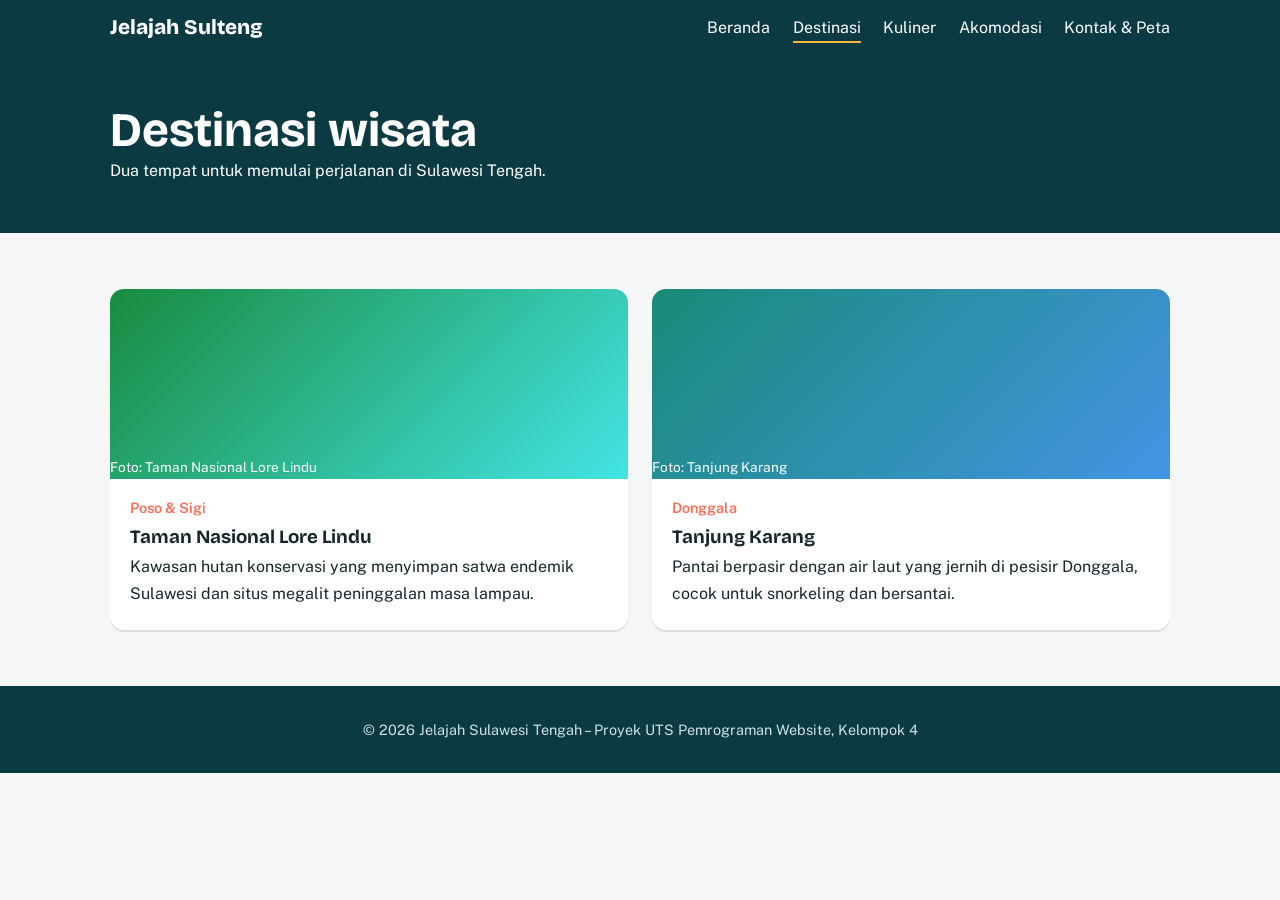
<file: destinasi.html>
<!DOCTYPE html>
<html lang="id">

<head>
    <meta charset="utf-8">
    <meta name="viewport" content="width=device-width,initial-scale=1">
    <title>Destinasi | Jelajah Sulteng</title>
    <link rel="preconnect" href="https://fonts.googleapis.com">
    <link
        href="https://fonts.googleapis.com/css2?family=Bricolage+Grotesque:wght@600;800&family=Public+Sans:wght@400;600&display=swap"
        rel="stylesheet">
    <link rel="stylesheet" href="style.css">
</head>

<body>
    <header>
        <div class="wrap"><a class="logo" href="index.html">Jelajah Sulteng</a>
            <input type="checkbox" id="menu"><label for="menu" class="burger" aria-label="Buka menu">&#9776;</label>
            <nav aria-label="Menu utama">
                <ul>
                    <li><a href="index.html">Beranda</a></li>
                    <li><a href="destinasi.html" class=aktif>Destinasi</a></li>
                    <li><a href="kuliner.html">Kuliner</a></li>
                    <li><a href="akomodasi.html">Akomodasi</a></li>
                    <li><a href="kontak.html">Kontak & Peta</a></li>
                </ul>
            </nav>
        </div>
    </header>
    <main>
        <div class="kop">
            <div class="wrap">
                <h1>Destinasi wisata</h1>
                <p>Dua tempat untuk memulai perjalanan di Sulawesi Tengah.</p>
            </div>
        </div>
        <section>
            <div class="wrap">
                <div class="grid dua"><a class="card" href="lore-lindu.html">
                        <div class="foto" style="--h:140">Foto: Taman Nasional Lore Lindu</div>
                        <div class="isi"><span class="tag">Poso & Sigi</span>
                            <h3>Taman Nasional Lore Lindu</h3>
                            <p>Kawasan hutan konservasi yang menyimpan satwa endemik Sulawesi dan situs megalit
                                peninggalan masa lampau.</p>
                        </div>
                    </a><a class="card" href="tanjung-karang.html">
                        <div class="foto" style="--h:170">Foto: Tanjung Karang</div>
                        <div class="isi"><span class="tag">Donggala</span>
                            <h3>Tanjung Karang</h3>
                            <p>Pantai berpasir dengan air laut yang jernih di pesisir Donggala, cocok untuk snorkeling
                                dan bersantai.</p>
                        </div>
                    </a></div>
            </div>
        </section>
    </main>
    <footer>
        <div class="wrap">&copy; 2026 Jelajah Sulawesi Tengah &ndash; Proyek UTS Pemrograman Website, Kelompok 4</div>
    </footer>
</body>

</html>
</file>
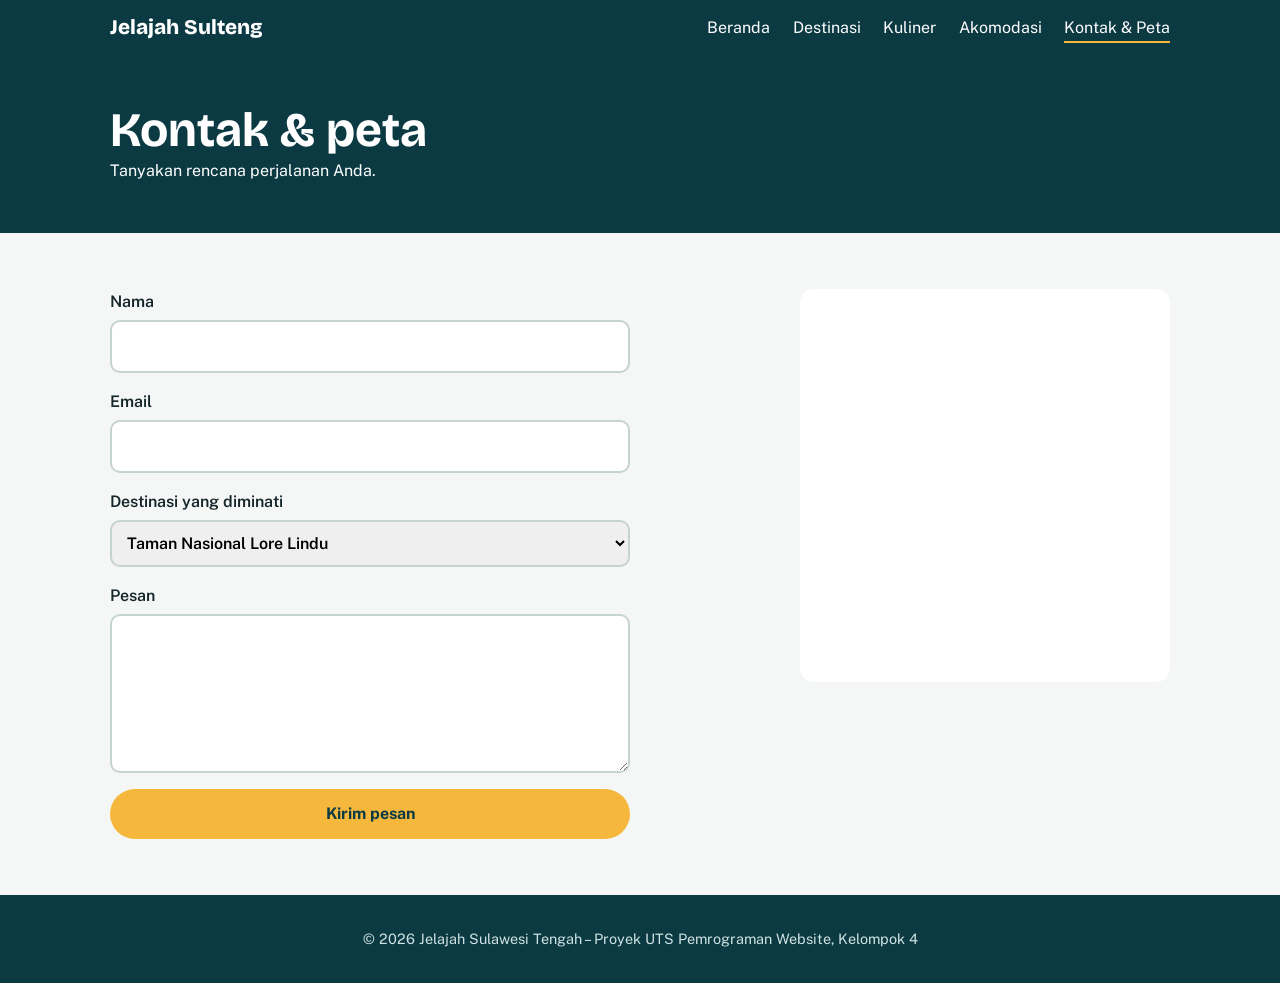
<file: kontak.html>
<!DOCTYPE html>
<html lang="id">

<head>
    <meta charset="utf-8">
    <meta name="viewport" content="width=device-width,initial-scale=1">
    <title>Kontak | Jelajah Sulteng</title>
    <link rel="preconnect" href="https://fonts.googleapis.com">
    <link
        href="https://fonts.googleapis.com/css2?family=Bricolage+Grotesque:wght@600;800&family=Public+Sans:wght@400;600&display=swap"
        rel="stylesheet">
    <link rel="stylesheet" href="style.css">
</head>

<body>
    <header>
        <div class="wrap"><a class="logo" href="index.html">Jelajah Sulteng</a>
            <input type="checkbox" id="menu"><label for="menu" class="burger" aria-label="Buka menu">&#9776;</label>
            <nav aria-label="Menu utama">
                <ul>
                    <li><a href="index.html">Beranda</a></li>
                    <li><a href="destinasi.html">Destinasi</a></li>
                    <li><a href="kuliner.html">Kuliner</a></li>
                    <li><a href="akomodasi.html">Akomodasi</a></li>
                    <li><a href="kontak.html" class=aktif>Kontak & Peta</a></li>
                </ul>
            </nav>
        </div>
    </header>
    <main>
        <div class="kop">
            <div class="wrap">
                <h1>Kontak & peta</h1>
                <p>Tanyakan rencana perjalanan Anda.</p>
            </div>
        </div>
        <section>
            <div class="wrap">
                <div class="detail">
                    <article>
                        <form action="#" method="post">
                            <label>Nama<input type="text" name="nama" required></label><label>Email<input type="email"
                                    name="email" required></label>
                            <label>Destinasi yang diminati<select name="destinasi">
                                    <option>Taman Nasional Lore Lindu</option>
                                    <option>Tanjung Karang</option>
                                </select></label>
                            <label>Pesan<textarea name="pesan" rows="5"></textarea></label><button class="btn"
                                type="submit">Kirim pesan</button>
                        </form>
                    </article>
                    <aside><iframe title="Peta Palu, Sulawesi Tengah" loading="lazy"
                            src="https://www.google.com/maps?q=Palu,Sulawesi+Tengah&amp;output=embed"></iframe></aside>
                </div>
            </div>
        </section>
    </main>
    <footer>
        <div class="wrap">&copy; 2026 Jelajah Sulawesi Tengah &ndash; Proyek UTS Pemrograman Website, Kelompok 4</div>
    </footer>
</body>

</html>
</file>
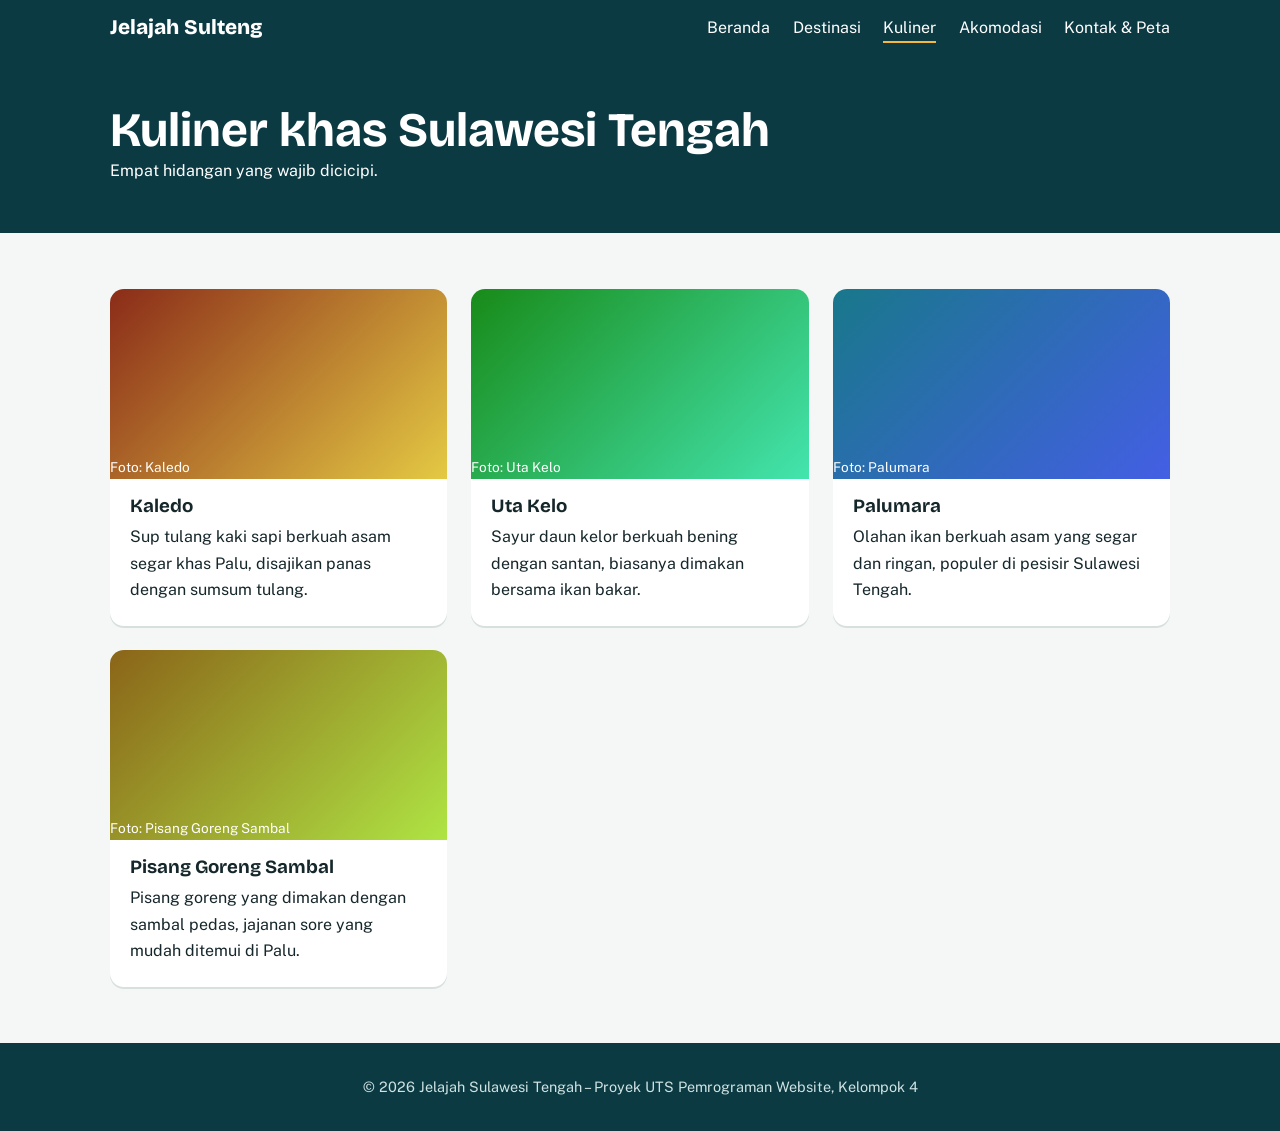
<file: kuliner.html>
<!DOCTYPE html>
<html lang="id">

<head>
    <meta charset="utf-8">
    <meta name="viewport" content="width=device-width,initial-scale=1">
    <title>Kuliner | Jelajah Sulteng</title>
    <link rel="preconnect" href="https://fonts.googleapis.com">
    <link
        href="https://fonts.googleapis.com/css2?family=Bricolage+Grotesque:wght@600;800&family=Public+Sans:wght@400;600&display=swap"
        rel="stylesheet">
    <link rel="stylesheet" href="style.css">
</head>

<body>
    <header>
        <div class="wrap"><a class="logo" href="index.html">Jelajah Sulteng</a>
            <input type="checkbox" id="menu"><label for="menu" class="burger" aria-label="Buka menu">&#9776;</label>
            <nav aria-label="Menu utama">
                <ul>
                    <li><a href="index.html">Beranda</a></li>
                    <li><a href="destinasi.html">Destinasi</a></li>
                    <li><a href="kuliner.html" class=aktif>Kuliner</a></li>
                    <li><a href="akomodasi.html">Akomodasi</a></li>
                    <li><a href="kontak.html">Kontak & Peta</a></li>
                </ul>
            </nav>
        </div>
    </header>
    <main>
        <div class="kop">
            <div class="wrap">
                <h1>Kuliner khas Sulawesi Tengah</h1>
                <p>Empat hidangan yang wajib dicicipi.</p>
            </div>
        </div>
        <section>
            <div class="wrap">
                <div class="grid">
                    <article class="card">
                        <div class="foto" style="--h:10">Foto: Kaledo</div>
                        <div class="isi">
                            <h3>Kaledo</h3>
                            <p>Sup tulang kaki sapi berkuah asam segar khas Palu, disajikan panas dengan sumsum tulang.
                            </p>
                        </div>
                    </article>
                    <article class="card">
                        <div class="foto" style="--h:120">Foto: Uta Kelo</div>
                        <div class="isi">
                            <h3>Uta Kelo</h3>
                            <p>Sayur daun kelor berkuah bening dengan santan, biasanya dimakan bersama ikan bakar.</p>
                        </div>
                    </article>
                    <article class="card">
                        <div class="foto" style="--h:190">Foto: Palumara</div>
                        <div class="isi">
                            <h3>Palumara</h3>
                            <p>Olahan ikan berkuah asam yang segar dan ringan, populer di pesisir Sulawesi Tengah.</p>
                        </div>
                    </article>
                    <article class="card">
                        <div class="foto" style="--h:40">Foto: Pisang Goreng Sambal</div>
                        <div class="isi">
                            <h3>Pisang Goreng Sambal</h3>
                            <p>Pisang goreng yang dimakan dengan sambal pedas, jajanan sore yang mudah ditemui di Palu.
                            </p>
                        </div>
                    </article>
                </div>
            </div>
        </section>
    </main>
    <footer>
        <div class="wrap">&copy; 2026 Jelajah Sulawesi Tengah &ndash; Proyek UTS Pemrograman Website, Kelompok 4</div>
    </footer>
</body>

</html>
</file>
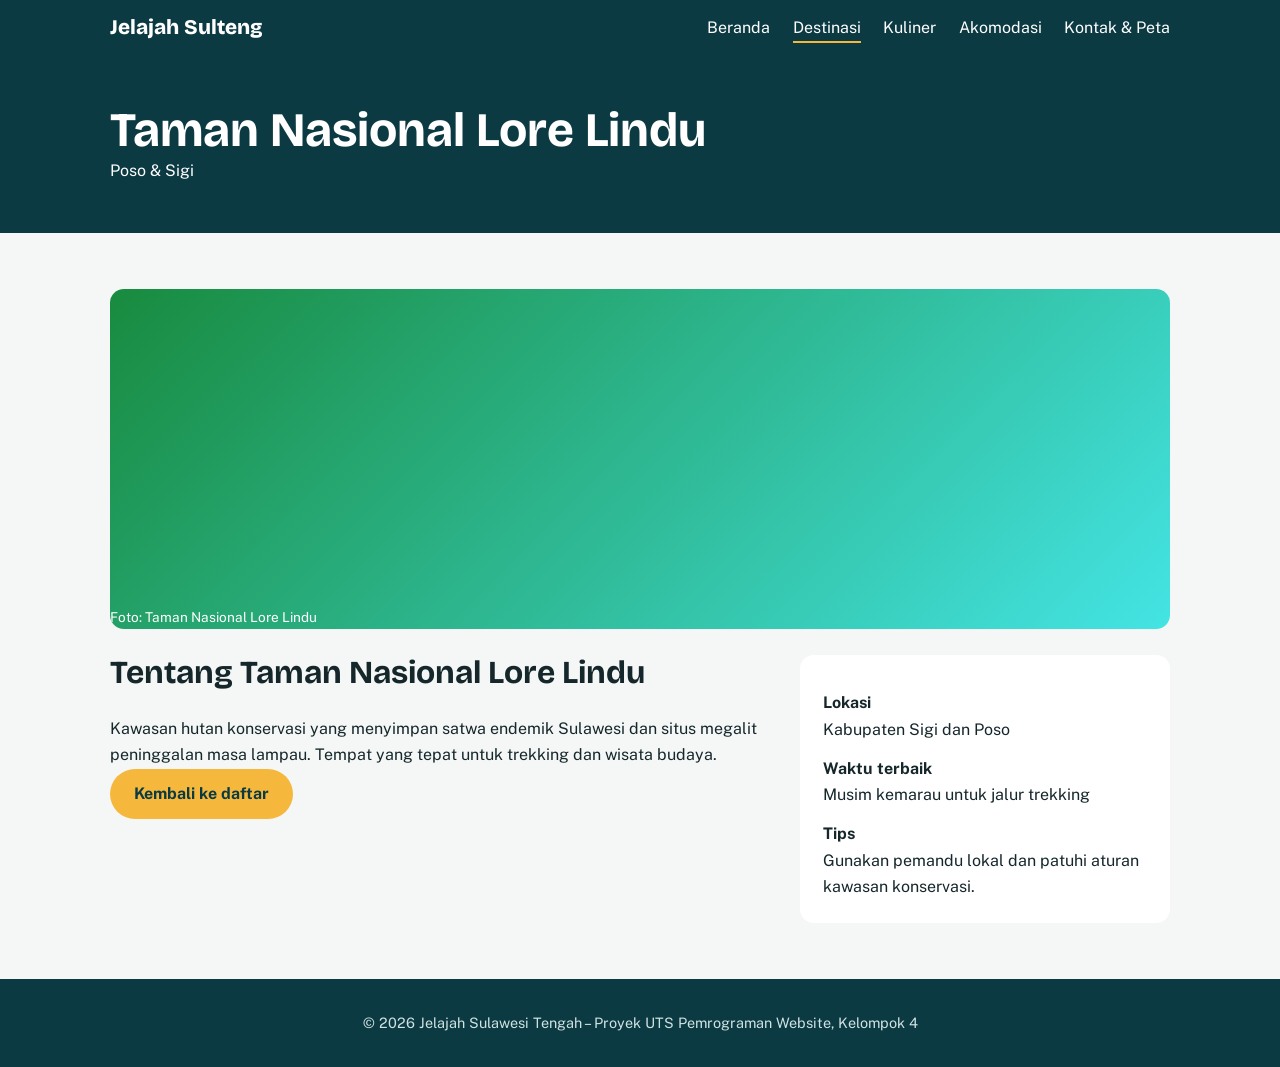
<file: lore-lindu.html>
<!DOCTYPE html>
<html lang="id">

<head>
    <meta charset="utf-8">
    <meta name="viewport" content="width=device-width,initial-scale=1">
    <title>Taman Nasional Lore Lindu | Jelajah Sulteng</title>
    <link rel="preconnect" href="https://fonts.googleapis.com">
    <link
        href="https://fonts.googleapis.com/css2?family=Bricolage+Grotesque:wght@600;800&family=Public+Sans:wght@400;600&display=swap"
        rel="stylesheet">
    <link rel="stylesheet" href="style.css">
</head>

<body>
    <header>
        <div class="wrap"><a class="logo" href="index.html">Jelajah Sulteng</a>
            <input type="checkbox" id="menu"><label for="menu" class="burger" aria-label="Buka menu">&#9776;</label>
            <nav aria-label="Menu utama">
                <ul>
                    <li><a href="index.html">Beranda</a></li>
                    <li><a href="destinasi.html" class=aktif>Destinasi</a></li>
                    <li><a href="kuliner.html">Kuliner</a></li>
                    <li><a href="akomodasi.html">Akomodasi</a></li>
                    <li><a href="kontak.html">Kontak & Peta</a></li>
                </ul>
            </nav>
        </div>
    </header>
    <main>
        <div class="kop">
            <div class="wrap">
                <h1>Taman Nasional Lore Lindu</h1>
                <p>Poso & Sigi</p>
            </div>
        </div>
        <section>
            <div class="wrap">
                <div class="foto besar" style="--h:140">Foto: Taman Nasional Lore Lindu</div><br>
                <div class="detail">
                    <article>
                        <h2>Tentang Taman Nasional Lore Lindu</h2>
                        <p>Kawasan hutan konservasi yang menyimpan satwa endemik Sulawesi dan situs megalit peninggalan
                            masa lampau. Tempat yang tepat untuk trekking dan wisata budaya.</p>
                        <p><a class="btn" href="destinasi.html">Kembali ke daftar</a></p>
                    </article>
                    <aside>
                        <dl>
                            <dt>Lokasi</dt>
                            <dd>Kabupaten Sigi dan Poso</dd>
                            <dt>Waktu terbaik</dt>
                            <dd>Musim kemarau untuk jalur trekking</dd>
                            <dt>Tips</dt>
                            <dd>Gunakan pemandu lokal dan patuhi aturan kawasan konservasi.</dd>
                        </dl>
                    </aside>
                </div>
            </div>
        </section>
    </main>
    <footer>
        <div class="wrap">&copy; 2026 Jelajah Sulawesi Tengah &ndash; Proyek UTS Pemrograman Website, Kelompok 4</div>
    </footer>
</body>

</html>
</file>
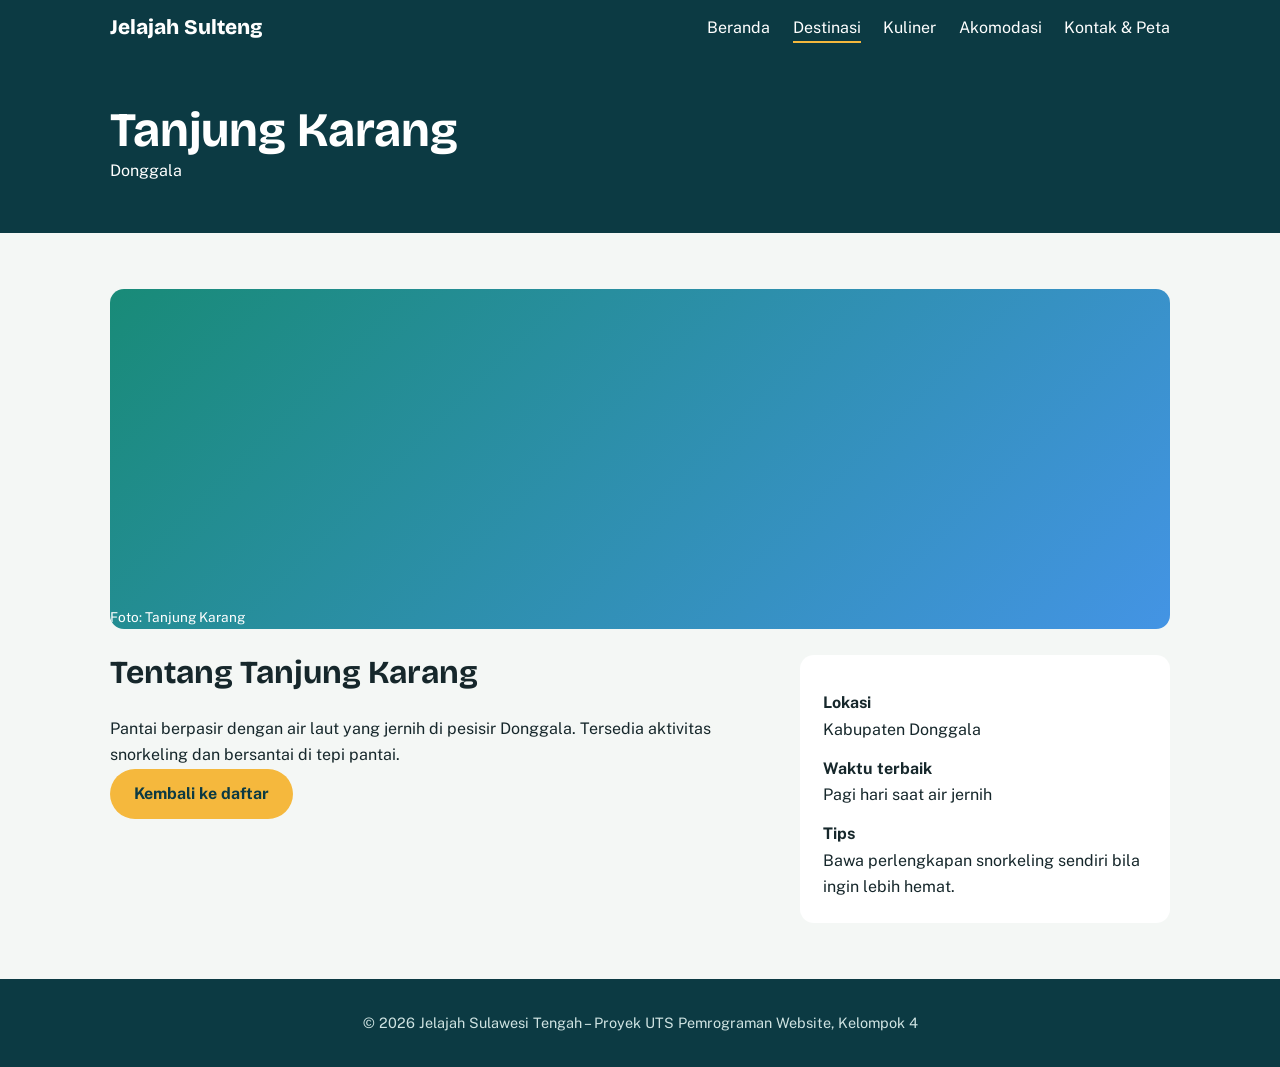
<file: tanjung-karang.html>
<!DOCTYPE html>
<html lang="id">

<head>
    <meta charset="utf-8">
    <meta name="viewport" content="width=device-width,initial-scale=1">
    <title>Tanjung Karang | Jelajah Sulteng</title>
    <link rel="preconnect" href="https://fonts.googleapis.com">
    <link
        href="https://fonts.googleapis.com/css2?family=Bricolage+Grotesque:wght@600;800&family=Public+Sans:wght@400;600&display=swap"
        rel="stylesheet">
    <link rel="stylesheet" href="style.css">
</head>

<body>
    <header>
        <div class="wrap"><a class="logo" href="index.html">Jelajah Sulteng</a>
            <input type="checkbox" id="menu"><label for="menu" class="burger" aria-label="Buka menu">&#9776;</label>
            <nav aria-label="Menu utama">
                <ul>
                    <li><a href="index.html">Beranda</a></li>
                    <li><a href="destinasi.html" class=aktif>Destinasi</a></li>
                    <li><a href="kuliner.html">Kuliner</a></li>
                    <li><a href="akomodasi.html">Akomodasi</a></li>
                    <li><a href="kontak.html">Kontak & Peta</a></li>
                </ul>
            </nav>
        </div>
    </header>
    <main>
        <div class="kop">
            <div class="wrap">
                <h1>Tanjung Karang</h1>
                <p>Donggala</p>
            </div>
        </div>
        <section>
            <div class="wrap">
                <div class="foto besar" style="--h:170">Foto: Tanjung Karang</div><br>
                <div class="detail">
                    <article>
                        <h2>Tentang Tanjung Karang</h2>
                        <p>Pantai berpasir dengan air laut yang jernih di pesisir Donggala. Tersedia aktivitas
                            snorkeling dan bersantai di tepi pantai.</p>
                        <p><a class="btn" href="destinasi.html">Kembali ke daftar</a></p>
                    </article>
                    <aside>
                        <dl>
                            <dt>Lokasi</dt>
                            <dd>Kabupaten Donggala</dd>
                            <dt>Waktu terbaik</dt>
                            <dd>Pagi hari saat air jernih</dd>
                            <dt>Tips</dt>
                            <dd>Bawa perlengkapan snorkeling sendiri bila ingin lebih hemat.</dd>
                        </dl>
                    </aside>
                </div>
            </div>
        </section>
    </main>
    <footer>
        <div class="wrap">&copy; 2026 Jelajah Sulawesi Tengah &ndash; Proyek UTS Pemrograman Website, Kelompok 4</div>
    </footer>
</body>

</html>
</file>
<file: style.css>
:root {
    --laut: #0c3a43;
    --laguna: #17858c;
    --karang: #ff6b57;
    --pasir: #f4f7f5;
    --mentari: #f5b83d;
    --teks: #16272b;
    --r: 14px
}

* {
    box-sizing: border-box;
    margin: 0
}

body {
    font: 1rem/1.65 "Public Sans", sans-serif;
    color: var(--teks);
    background: var(--pasir)
}

h1,
h2,
h3,
.logo {
    font-family: "Bricolage Grotesque", sans-serif;
    line-height: 1.15
}

a {
    color: inherit
}

.wrap {
    max-width: 1100px;
    margin: auto;
    padding: 0 1.25rem
}

header {
    background: var(--laut);
    color: #fff;
    position: sticky;
    top: 0;
    z-index: 5
}

header .wrap {
    display: flex;
    justify-content: space-between;
    align-items: center;
    padding-block: .9rem
}

.logo {
    font-size: 1.3rem;
    font-weight: 800;
    text-decoration: none
}

nav ul {
    display: flex;
    gap: 1.4rem;
    list-style: none;
    padding: 0
}

nav a {
    text-decoration: none;
    padding-block: .3rem;
    border-bottom: 2px solid transparent;
    transition: border-color .25s
}

nav a:hover,
nav a.aktif {
    border-color: var(--mentari)
}

#menu,
.burger {
    display: none
}

.hero {
    background: linear-gradient(160deg, var(--laut), var(--laguna) 70%, var(--mentari));
    color: #fff;
    padding: 5rem 0 4.5rem
}

.hero h1 {
    font-size: clamp(2.4rem, 7vw, 4.6rem);
    max-width: 15ch;
    font-weight: 800
}

.hero p {
    max-width: 52ch;
    margin: 1.2rem 0 1.8rem;
    font-size: 1.1rem
}

.btn {
    display: inline-block;
    background: var(--mentari);
    color: var(--laut);
    font-weight: 700;
    padding: .75rem 1.5rem;
    border-radius: 99px;
    text-decoration: none;
    transition: transform .2s, background .2s
}

.btn:hover {
    transform: translateY(-3px);
    background: #fff
}

section {
    padding: 3.5rem 0
}

h2 {
    font-size: 2rem;
    margin-bottom: 1.5rem
}

.grid {
    display: grid;
    grid-template-columns: repeat(3, 1fr);
    gap: 1.5rem
}

.dua {
    grid-template-columns: repeat(2, 1fr)
}

.card {
    background: #fff;
    border-radius: var(--r);
    overflow: hidden;
    display: flex;
    flex-direction: column;
    text-decoration: none;
    box-shadow: 0 2px 0 rgba(12, 58, 67, .12);
    transition: transform .25s
}

a.card:hover {
    transform: translateY(-6px)
}

.isi {
    padding: 1.1rem 1.25rem 1.4rem;
    display: flex;
    flex-direction: column;
    gap: .4rem
}

.foto {
    height: 190px;
    background: linear-gradient(135deg, hsl(var(--h), 70%, 32%), hsl(calc(var(--h) + 40), 75%, 58%));
    display: flex;
    align-items: flex-end;
    padding: .8rem;
    color: #fff;
    font-size: .85rem
}

.foto.besar {
    height: 340px;
    border-radius: var(--r)
}

.foto {
    padding: 0;
    overflow: hidden
}

.foto img {
    width: 100%;
    height: 100%;
    object-fit: cover;
    display: block
}

.tag {
    color: var(--karang);
    font-weight: 600;
    font-size: .9rem
}

.galeri {
    display: grid;
    grid-template-columns: 2fr 1fr 1fr;
    gap: 1rem
}

.galeri .foto {
    height: 220px;
    border-radius: var(--r)
}

.galeri .foto:first-child {
    grid-row: span 2;
    height: 100%;
    min-height: 450px
}

.detail {
    display: flex;
    gap: 2.5rem;
    align-items: flex-start
}

.detail article {
    flex: 2
}

.detail aside {
    flex: 1;
    background: #fff;
    padding: 1.4rem;
    border-radius: var(--r)
}

aside dt {
    font-weight: 700;
    margin-top: .8rem
}

aside dd {
    margin: 0
}

.kop {
    background: var(--laut);
    color: #fff;
    padding: 3rem 0
}

.kop h1 {
    font-size: clamp(2rem, 5vw, 3rem)
}

form {
    display: grid;
    gap: 1rem;
    max-width: 520px
}

label {
    font-weight: 600;
    display: grid;
    gap: .3rem
}

input,
textarea,
select {
    font: inherit;
    padding: .7rem;
    border: 2px solid #c5d3d1;
    border-radius: 10px;
    transition: border-color .2s
}

input:focus,
textarea:focus {
    outline: none;
    border-color: var(--laguna)
}

button {
    font: inherit;
    border: 0;
    cursor: pointer
}

iframe {
    width: 100%;
    height: 340px;
    border: 0;
    border-radius: var(--r)
}

footer {
    background: var(--laut);
    color: #cfe3e2;
    padding: 2rem 0;
    text-align: center;
    font-size: .9rem
}

.err {
    text-align: center;
    padding: 6rem 0
}

.err h1 {
    font-size: 7rem;
    color: var(--karang)
}

:focus-visible {
    outline: 3px solid var(--mentari);
    outline-offset: 2px
}

@media(max-width:900px) {
    .grid {
        grid-template-columns: repeat(2, 1fr)
    }

    .galeri {
        grid-template-columns: 1fr 1fr
    }

    .galeri .foto:first-child {
        grid-column: span 2;
        grid-row: auto;
        min-height: 220px
    }

    .detail {
        flex-direction: column
    }
}

@media(max-width:600px) {
    .grid {
        grid-template-columns: 1fr
    }

    .burger {
        display: block;
        cursor: pointer;
        font-size: 1.6rem
    }

    nav ul {
        display: none;
        position: absolute;
        left: 0;
        right: 0;
        top: 100%;
        background: var(--laut);
        flex-direction: column;
        padding: 1rem 1.25rem
    }

    #menu:checked~nav ul {
        display: flex
    }

    .hero {
        padding: 3.5rem 0
    }
}

@media(prefers-reduced-motion:reduce) {
    * {
        transition: none !important
    }
}
</file>
